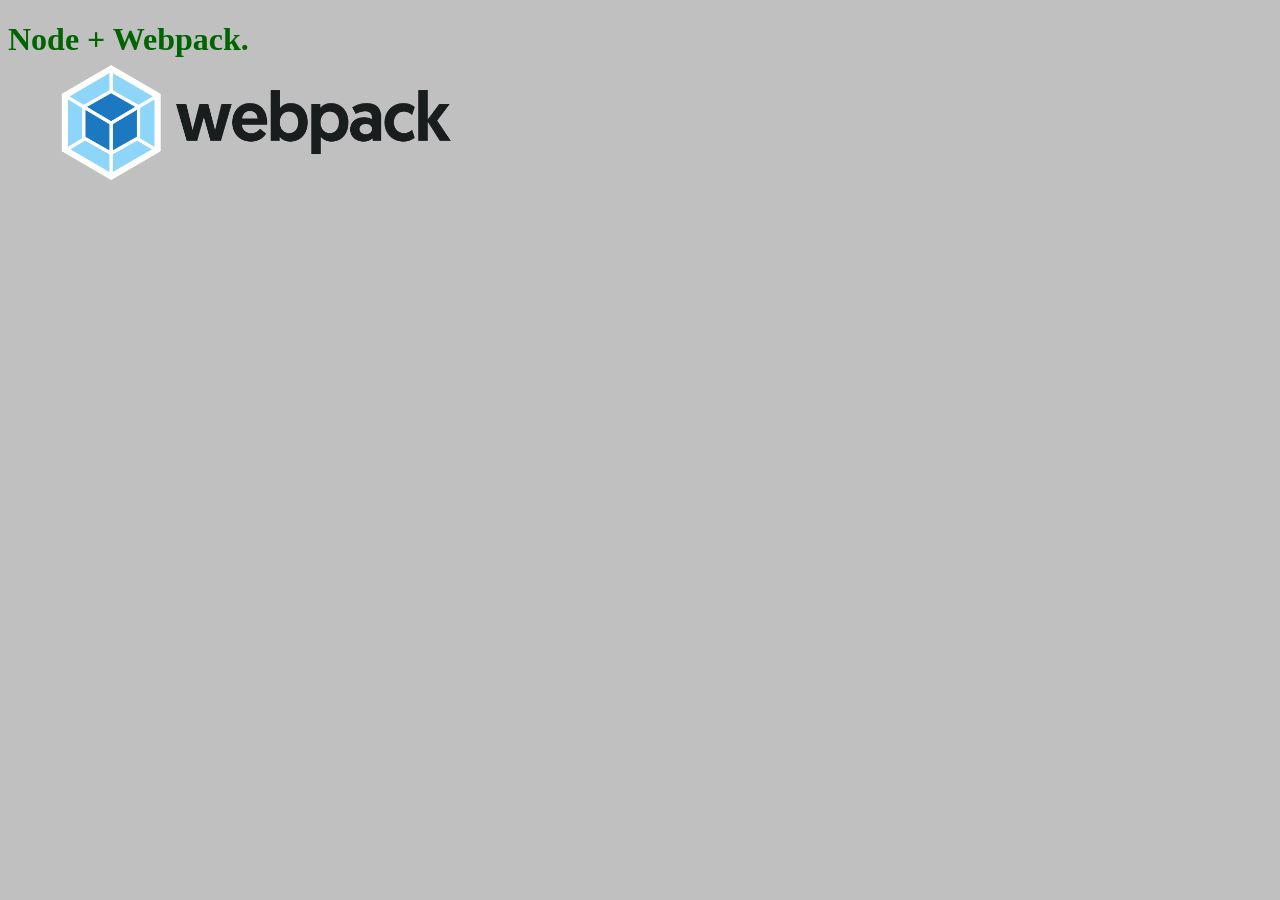
<file: docs/index.html>
<!doctype html><html lang="en"><head><meta charset="UTF-8"><meta http-equiv="X-UA-Compatible" content="IE=edge"><meta name="viewport" content="width=device-width,initial-scale=1"><title>Webpack</title><link rel="shortcut icon" href="assets/img/favicon.png"><link href="main.96fdb5aaac0dd0460b15.css" rel="stylesheet"></head><body><img src="assets/img/webpack-logo.png" alt="webpack logo"><script defer="defer" src="main.db7612110835b6c0f316.js"></script></body></html>
</file>
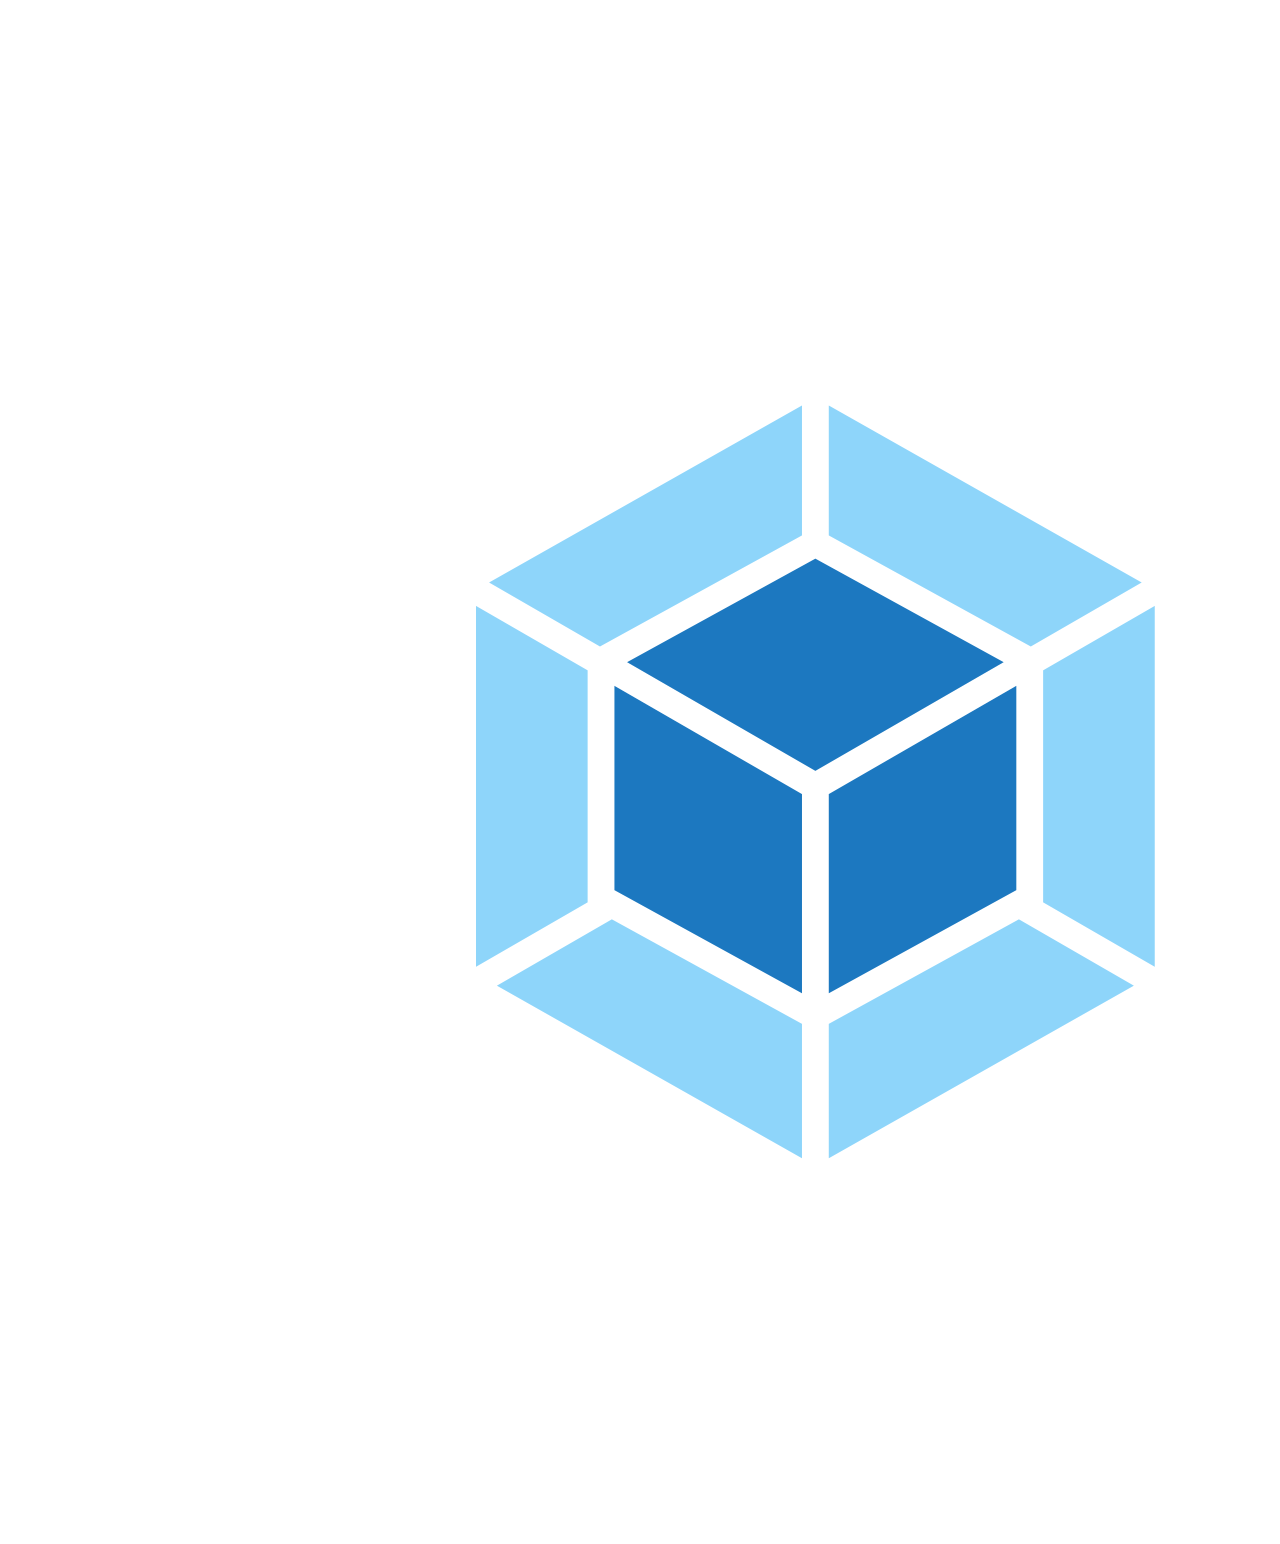
<file: src/index.html>
<!DOCTYPE html>
<html lang="en">
<head>
    <meta charset="UTF-8">
    <meta http-equiv="X-UA-Compatible" content="IE=edge">
    <meta name="viewport" content="width=device-width, initial-scale=1.0">
    <title>Webpack</title>
    <link rel="shortcut icon" href="assets/img/favicon.png">
</head>
<body>
<!-- comentarios -->
<!-- comentarios -->
<!-- comentarios -->
<img src="assets/img/webpack-logo.png" alt="webpack logo">
</body>
</html>
</file>
<file: docs/main.96fdb5aaac0dd0460b15.css>
body,html{background-color:silver}img{height:200px;position:absolute;width:500px}
</file>
